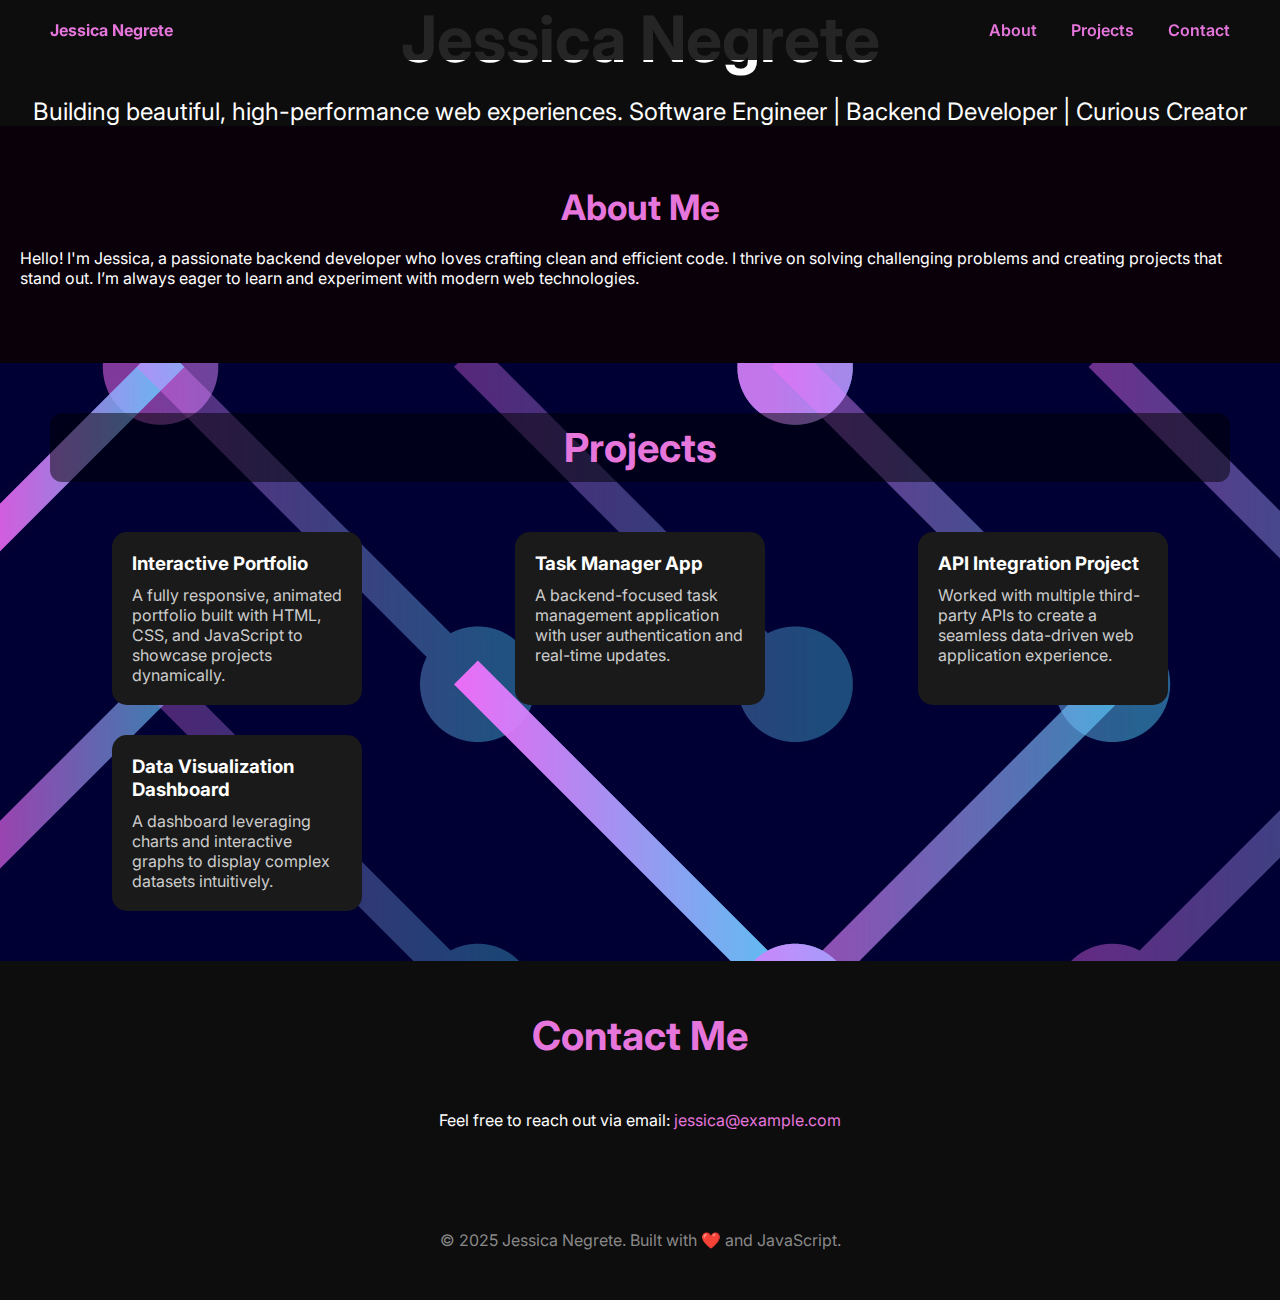
<file: index.html>
<!DOCTYPE html>
<html lang="en">
<head>
  <meta charset="UTF-8">
  <meta name="viewport" content="width=device-width, initial-scale=1.0">
  <title>Jessica Negrete Portfolio</title>
  <link rel="stylesheet" href="style.css">
  <link href="https://fonts.googleapis.com/css2?family=Inter:wght@400;700&display=swap" rel="stylesheet">
</head>
<body>

  <nav>
    <div class="logo"><strong>Jessica Negrete</strong></div>
    <div class="nav-links">
      <a href="#about">About</a>
      <a href="#projects">Projects</a>
      <a href="#contact">Contact</a>
    </div>
  </nav>

  <header>
    <h1>Jessica Negrete</h1>
    <p>Building beautiful, high-performance web experiences. Software Engineer | Backend Developer | Curious Creator</p>
  </header>

  <section id="about">
    <h2>About Me</h2>
    <p>Hello! I'm Jessica, a passionate backend developer who loves crafting clean and efficient code. I thrive on solving challenging problems and creating projects that stand out. I’m always eager to learn and experiment with modern web technologies.</p>
  </section>

  <section id="projects">
    <h2>Projects</h2>
    <div class="projects">
      <div class="project-card">
        <h3>Interactive Portfolio</h3>
        <p>A fully responsive, animated portfolio built with HTML, CSS, and JavaScript to showcase projects dynamically.</p>
      </div>
      <div class="project-card">
        <h3>Task Manager App</h3>
        <p>A backend-focused task management application with user authentication and real-time updates.</p>
      </div>
      <div class="project-card">
        <h3>API Integration Project</h3>
        <p>Worked with multiple third-party APIs to create a seamless data-driven web application experience.</p>
      </div>
      <div class="project-card">
        <h3>Data Visualization Dashboard</h3>
        <p>A dashboard leveraging charts and interactive graphs to display complex datasets intuitively.</p>
      </div>
    </div>
  </section>

  <section id="contact">
    <h2>Contact Me</h2>
    <p style="text-align:center;">Feel free to reach out via email: <a href="mailto:jessica@example.com" class="highlight">jessica@example.com</a></p>
  </section>

  <footer>
    &copy; 2025 Jessica Negrete. Built with ❤️ and JavaScript.
  </footer>

  <script src="script.js"></script>
</body>
</html>
</file>
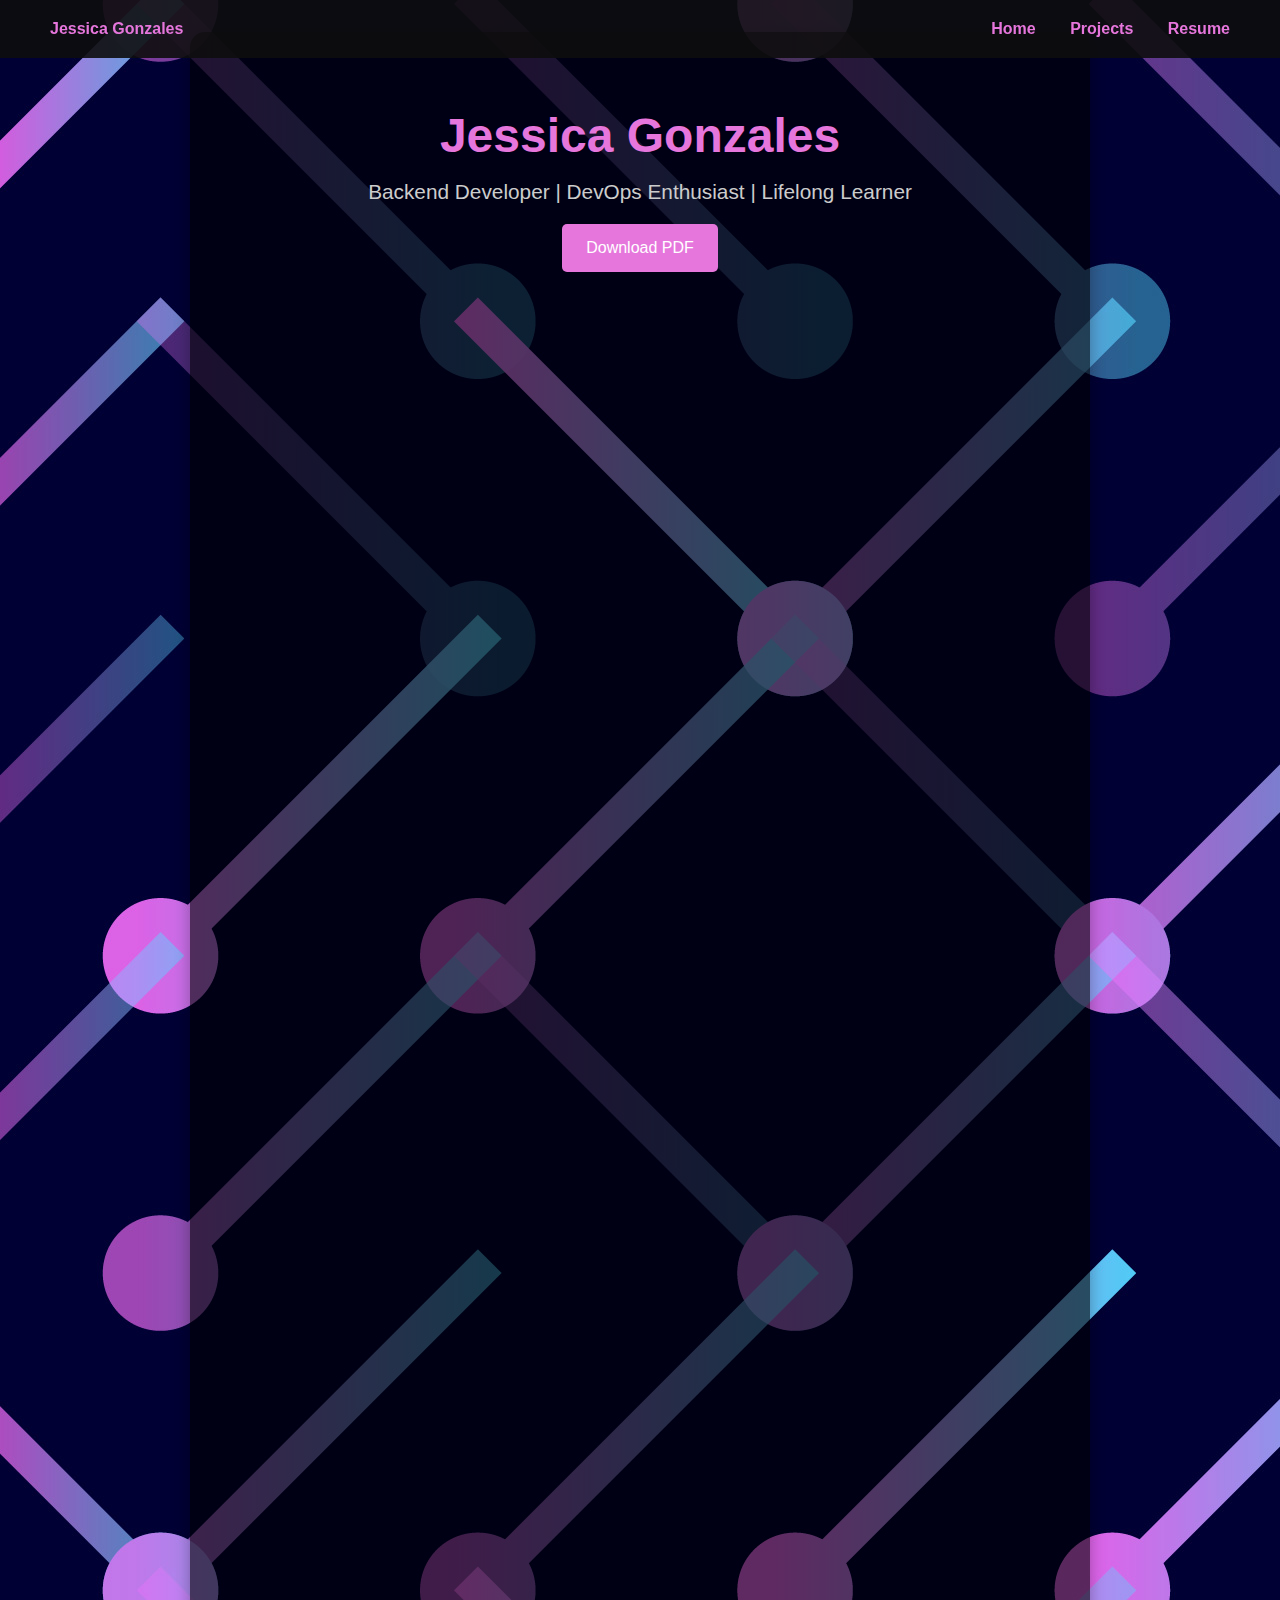
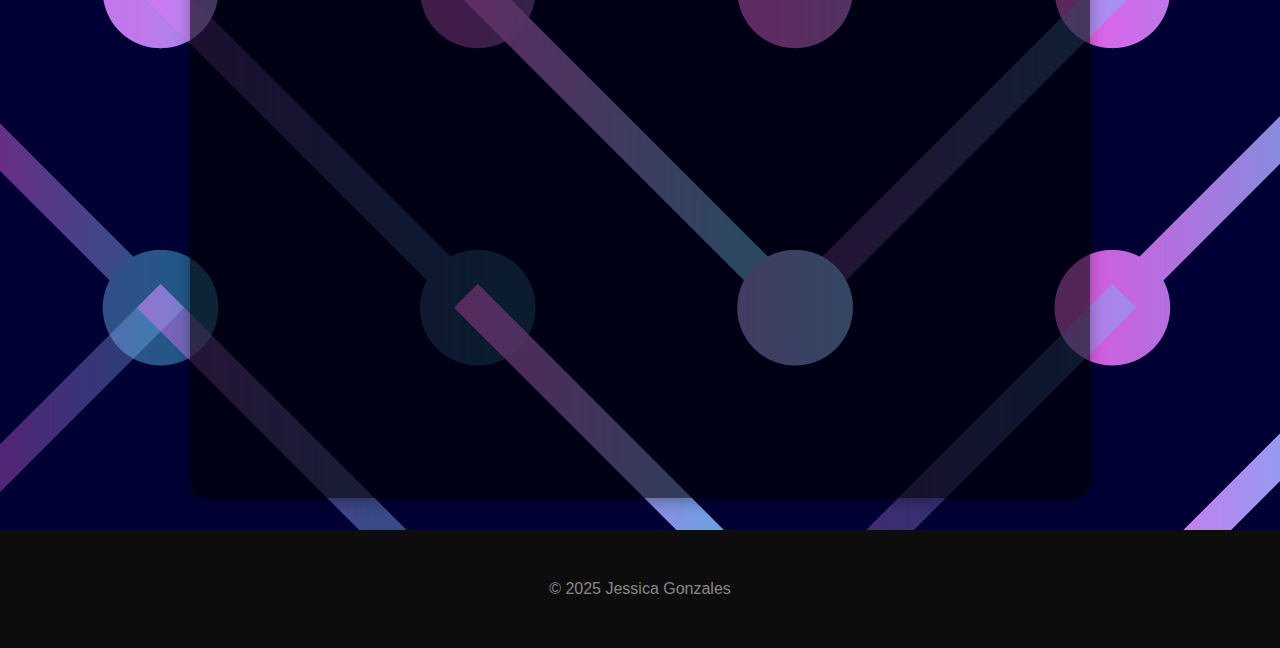
<file: resume.html>
<!DOCTYPE html>
<html lang="en">
<head>
  <meta charset="UTF-8" />
  <meta name="viewport" content="width=device-width, initial-scale=1.0" />
  <title>Resume - Jessica Gonzales</title>
  <link rel="stylesheet" href="style.css?v=5" />
  <base href="https://jgonzales0688.github.io/">

</head>
<body class="resume-page">
  <!-- Navigation -->
  <nav>
    <div class="logo"><strong>Jessica Gonzales</strong></div>
    <div class="nav-links">
      <a href="index.html">Home</a>
      <a href="projects.html">Projects</a>
      <a href="resume.html" class="active">Resume</a>
    </div>
  </nav>

  <!-- Resume Section -->
  <main class="resume">
    <section class="resume-header">
      <h1>Jessica Gonzales</h1>
      <p>Backend Developer | DevOps Enthusiast | Lifelong Learner</p>
      <a href="assets/JessGonzales_ResumeFromPortfolio.pdf" class="btn" download>Download PDF</a>
    </section>

    <section class="resume-section">
      <h2>Summary</h2>
      <p>
        Back-End Developer with 3+ years of experience in developing and automating back-end solutions 
        using Python, Java, JavaScript, SQL, and Go. Working knowledge in DevOps practices, including Docker, 
        Kubernetes, GitLab CI/CD, and AWS, with hands-on experience from internships and professional roles. 
        Skilled in creating efficient, well-documented code in Agile environments and passionate about building 
        scalable back-end systems for supply chain or enterprise applications. Eager to contribute technical 
        knowledge and a proactive learning mindset to a dynamic development team.
      </p>
    </section>

    <section class="resume-section">
      <h2>Technical Skills</h2>
      <ul>
        <li>Programming Languages: Python, Java, JavaScript, SQL, Go, Bash</li>
        <li>DevOps & Cloud Tools: Docker, Kubernetes, GitLab CI/CD, AWS</li>
        <li>Concepts: Agile/Scrum, Version Control, Containerization, Automation, RESTful APIs</li>
        <li>Development Environments: Visual Studio Code, IntelliJ, PostgreSQL, MySQL</li>
      </ul>
    </section>

    <section class="resume-section">
      <h2>Experience</h2>
      <h3>Backend Developer – Accenture Federal</h3>
      <p><em>Nov 2024 - May 2025</em></p>
      <ul>
        <li>Developed and maintained backend services in Java and Scala.</li>
        <li>Collaborated in Agile (SAFe) teams to deliver secure, reliable solutions.</li>
        <li>Implemented GitLab CI/CD pipelines and worked with Amazon WorkSpaces.</li>
      </ul>
      <h3>Software Engineer Intern – ABS Group (American Bureau of Shipping)</h3>
      <p><em>Oct 2023 - Oct 2024</em></p>
      <ul>
        <li>Built and tested Python scripts for back-end data processing utilities, enhancing engineering workflow efficiency.</li>
        <li>Developed SQL queries to manage and retrieve data from relational databases, improving data access speed.</li>
        <li>Managed version control with Git and conducted peer code reviews to maintain high-quality, maintainable code.</li>
        <li>Documented back-end system processes, adhering to best practices for clean and scalable code.</li>
      </ul>
      <h3>Software Engineer Intern – HEB</h3>
      <p><em>May 2023 - July 2023</em></p>
      <ul>
        <li>Developed a Kubernetes mutating admission controller using Go and Docker, automating metadata injection for cluster resources.</li>
        <li>Deployed containerized back-end workloads on Kubernetes, simulating real-world DevOps scenarios for scalable applications.</li>
        <li>Collaborated in Agile teams to troubleshoot and optimize CI/CD pipelines for back-end deployments, reducing deployment errors.</li>
      </ul>
    </section>

    <section class="resume-section">
      <h2>Education</h2>
      <p>Bachelor’s Degree in Software Engineering, Western Governors University</p>
      <p>Associate's Degree in Computer Science, Southern New Hampshire University</p>
    </section>
  </main>

  <footer>
    <p>&copy; 2025 Jessica Gonzales</p>
  </footer>
</body>
</html>
</file>
<file: style.css>
/* Reset & basics */
* { 
    margin: 0; 
    padding: 0; 
    box-sizing: border-box;
    font-family: 'Inter', sans-serif; 
}
body { 
    background: #0d0d0d; 
    color: #fff; 
    scroll-behavior: smooth; 
}

/* Navigation */
nav { 
    position: fixed; 
    top: 0; width: 100%; 
    padding: 20px 50px; 
    display: flex; 
    justify-content: space-between; 
    align-items: center; 
    background: rgba(13,13,13,0.9); 
    z-index: 9999; 
}
nav a { 
    color: #e676dc; 
    margin-left: 30px; 
    text-decoration: none; 
    font-weight: 600; 
    transition: color 0.3s; }    
    
nav a:hover { 
    color: #e676dc; 
}

/* Header */
header { 
    height: auto; 
    display: flex; 
    flex-direction: column; 
    justify-content: center; 
    align-items: center; 
    text-align: center;
}
header h1 { 
    font-size: 4rem; 
    margin-bottom: 20px; 
    animation: fadeInDown 1s ease-out; 
}
header p { 
    font-size: 1.5rem; 
    max-width: auto; 
    animation: fadeInUp 1s ease-out; 
}

/* Sections */
section { 
    padding: 50px 50px; 
}
section h2 { 
    font-size: 2.5rem; 
    margin-bottom: 50px; 
    text-align: center; 
    color: #e676dc; 
}
#projects{
    background: url('assets/resumePattern_bg.jpg') repeat;
    background-size: auto; 
}
#projects h2{
    background: rgba(0, 0, 0, 0.5); /* black box at 50% transparency */
    padding: 10px;
    border-radius: 12px; 
    display: center;
}
.projects { 
    display: grid; 
    grid-template-columns: repeat(auto-fit, minmax(300px, 1fr)); 
    gap: 30px; 
}

/* Project Cards */
.project-card { 
    background: #1a1a1a; 
    padding: 20px; 
    border-radius: 15px; 
    transition: transform 0.3s, box-shadow 0.3s; 
    cursor: pointer; 
    width: 90%; 
    max-width: 250px; 
    margin: 0 auto;}
.project-card:hover { 
    transform: translateY(-10px); 
    box-shadow: 0 10px 20px rgba(255,76,96,0.3); 
}
.project-card h3 { 
    margin-bottom: 10px; 
    color: #fff; 
}
.project-card p { 
    color: #ccc; 
}

/* Footer */
footer { 
    text-align: center; 
    padding: 50px; 
    background: #0d0d0d; 
    color: #888; 
}

/* Animations */
@keyframes fadeInDown { 
    from { 
        opacity: 0; 
        transform: translateY(-50px); 
    } 
    to { 
        opacity: 1; 
        transform: translateY(0); 
    } 
}
@keyframes fadeInUp { 
    from { 
        opacity: 0; 
        transform: translateY(50px); 
    } 
    to { 
        opacity: 1; 
        transform: translateY(0); 
    } 
}

/* Responsive */
@media (max-width: 768px) { 
    header h1 { font-size: 3rem; } 
    header p { font-size: 1.2rem; } 
}
.highlight { 
    color:#e676dc; 
    text-decoration: none; }

/* background vieo */
#hero {
    position: relative; 
    height: 100vh; 
    overflow: hidden;
    display: flex; 
    justify-content: center; 
    align-items: center;}

#bg-video {
    position: absolute;
    top: 50%;
    left: 50%;
    min-width: 100%;
    min-height: 100%; 
    width: auto; height: auto; 
    z-index: -1; 
    transform: translate(-50%, -50%); 
    object-fit: cover;
}

.hero-text {
    position: relative;
    z-index: 2;
    text-align: center;
    color: white;
    background: rgba(0, 0, 0, 0.5); /* black box at 50% transparency */
    padding: 10px;
    border-radius: 12px; 
    display: inline-block;
}

.hero-text h1 {
    font-size: 8rem;
    margin: 0;
    color:#e676dc;
}

.hero-text p {
    font-size: 4rem;
}

.projects-container {
  display: flex;
  flex-wrap: wrap;
  justify-content: center;
  gap: 20px;  /* smaller gap for mobile */
  padding: 20px;
}

/* For tablets and smaller phones */
@media screen and (max-width: 768px) {
  .project-card {
    width: 45%;   /* two cards per row */
  }
}

/* For mobile phones */
@media screen and (max-width: 480px) {
  .project-card {
    width: 90%;   
  }

  #hero {
    height: 60vh; 
  }
  .hero-text h1 {
    font-size: 2rem;  
  }

  .hero-text p {
    font-size: 1rem;  
  }
  .hero-text {
    padding: 10px 20px; 
  }
}

.project-card img, 
#hero video {
  width: 100%;
  height: auto;
  object-fit: cover;
}

/* About Section */
#about {
  background: #0a0009;
  padding: 60px 20px;
}

.about-container {
  max-width: 900px;
  margin: 0 auto;
  text-align: left;
  line-height: 1.6;
}

#about h2 {
  text-align: center;
  font-size: 2.2rem;
  margin-bottom: 20px;
  color: #e676dc;
}

#about p {
  margin-bottom: 15px;
}

#about h3 {
  margin-top: 30px;
  font-size: 1.5rem;
}

.skills-list {
  list-style: none;
  padding: 0;
  margin: 20px 0;
}

.skills-list li {
  margin: 10px 0;
  background: rgba(0,0,0,0.05);
  padding: 10px;
  border-radius: 8px;
}

/* Call to action inside About */
.about-cta {
  text-align: center;
  margin-top: 40px;
}

.about-cta .btn {
  display: inline-block;
  margin-top: 15px;
  padding: 12px 25px;
  background: #e676dc;
  color: white;
  text-decoration: none;
  border-radius: 8px;
  transition: background 0.2s ease;
}

.about-cta .btn:hover {
  background: #e73370;
}

/* Mobile responsiveness */
@media screen and (max-width: 480px) {
  #about h2 {
    font-size: 1.8rem;
  }
  #about h3 {
    font-size: 1.3rem;
  }
}

/* Resume Page */
body.resume-page {
  background: url('assets/resumePattern_bg.jpg') repeat;
  background-size: auto; 
}

.resume {
  max-width: 900px;
  margin: 2rem auto;
  padding: 1rem;
  line-height: 1.6;
  background: rgba(0, 0, 0, 0.6); 
  border-radius: 15px;
  box-shadow: 0 4px 15px rgba(0, 0, 0, 0.3);
  position: relative;
  z-index: 1;
}
.resume-header {
  text-align: center;
  margin-bottom: 1rem;
  padding-bottom: 1rem;
}

.resume-header h1 {
  font-size: 3rem;
  color: #e676dc;
}

.resume-header p {
  font-size: 1.3rem;
  color: #ccc;
}

.resume-section {
  padding-left: 1rem;
  opacity: 0;
  transform: translateY(20px);
  animation: fadeInUp 0.5s ease-out forwards;
}
.resume-section:nth-child(2) { animation-delay: 0.1s; }
.resume-section:nth-child(3) { animation-delay: 0.2s; }
.resume-section:nth-child(4) { animation-delay: 0.3s; }
.resume-section:nth-child(5) { animation-delay: 0.4s; }

.resume-section h2 {
  font-size: 1.8rem;
  color: #e676dc;
  margin-bottom: 0.5 rem;
  border-bottom: 2px solid #ddd;
}

.resume-section ul li {
  margin-bottom: 0.8rem;
  color: #ddd;
}

.btn {
  display: inline-block;
  margin-top: 1rem;
  padding: 0.7rem 1.5rem;
  background: #e676dc;
  color: #fff;
  border-radius: 5px;
  text-decoration: none;
  transition: background 0.2s ease;
}

.btn:hover {
  background: #e676dc;
}
.logo{
    color: #e676dc;
}
</file>
